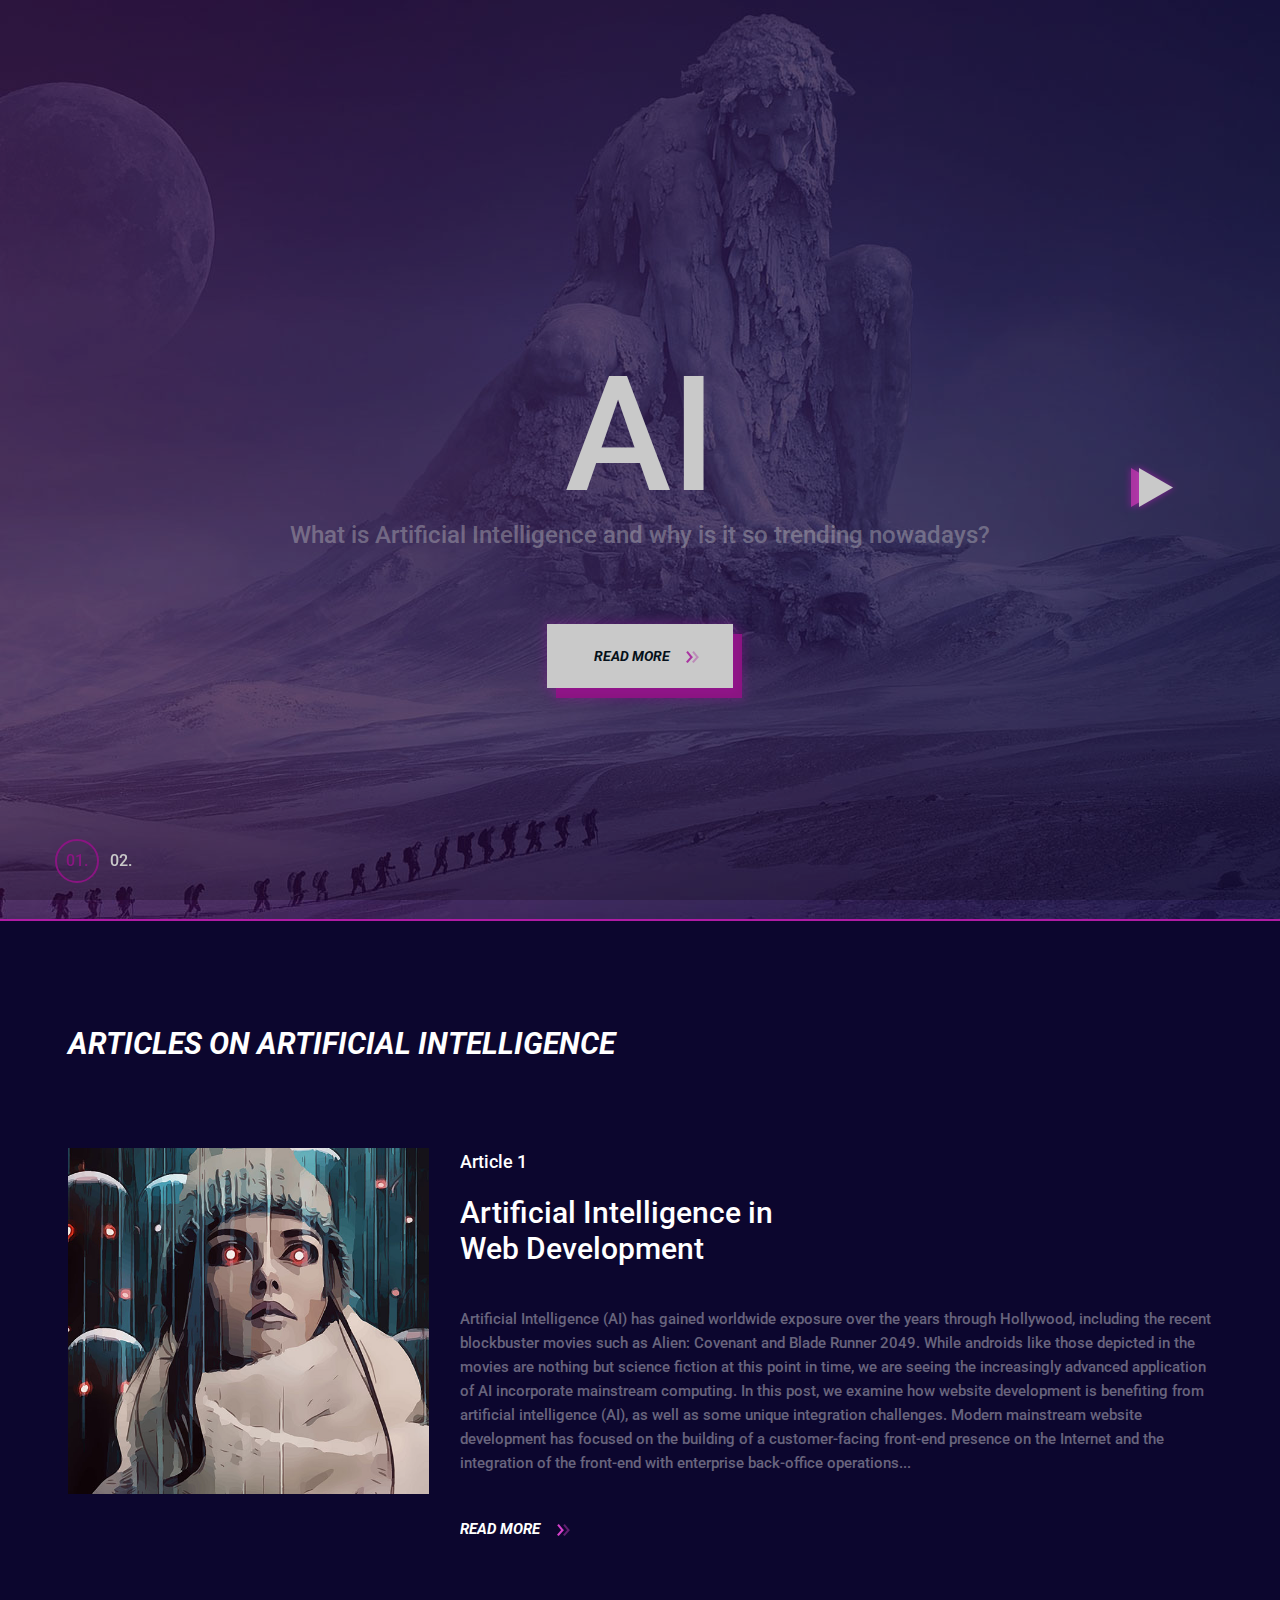
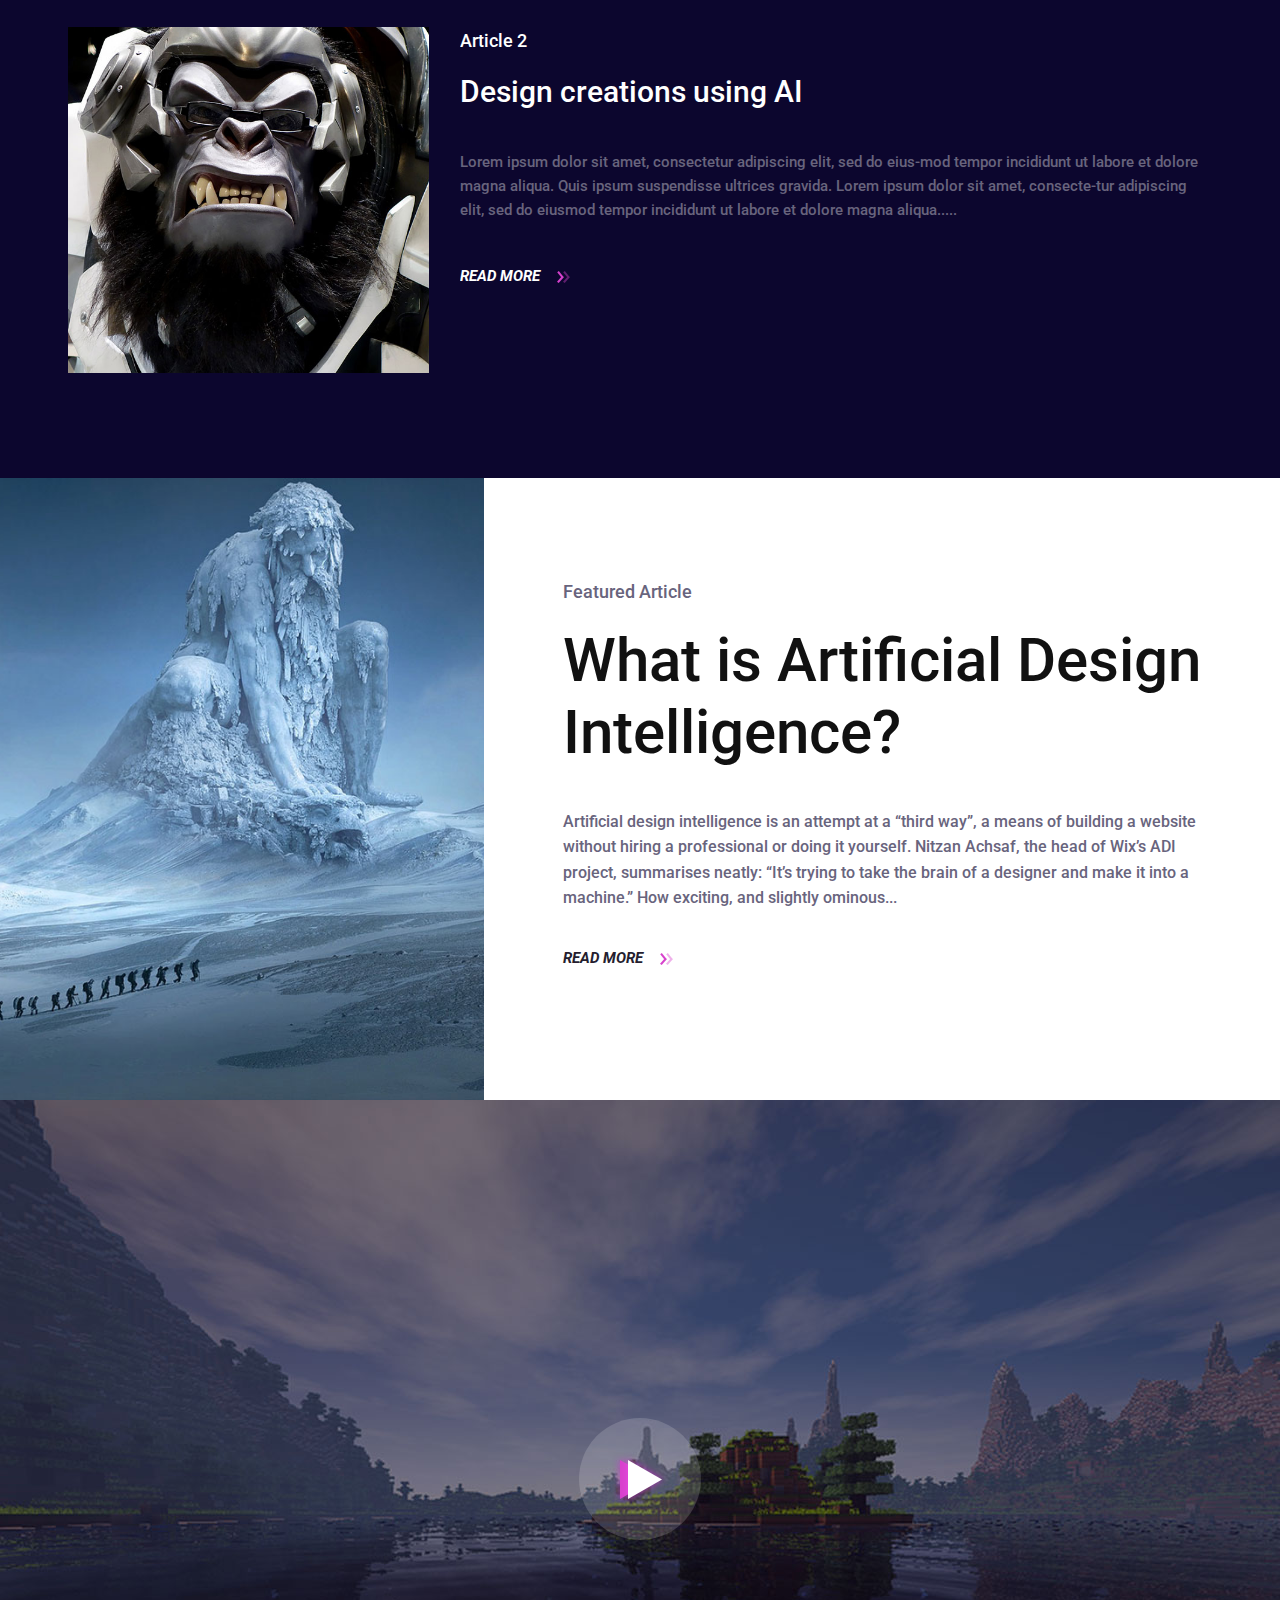
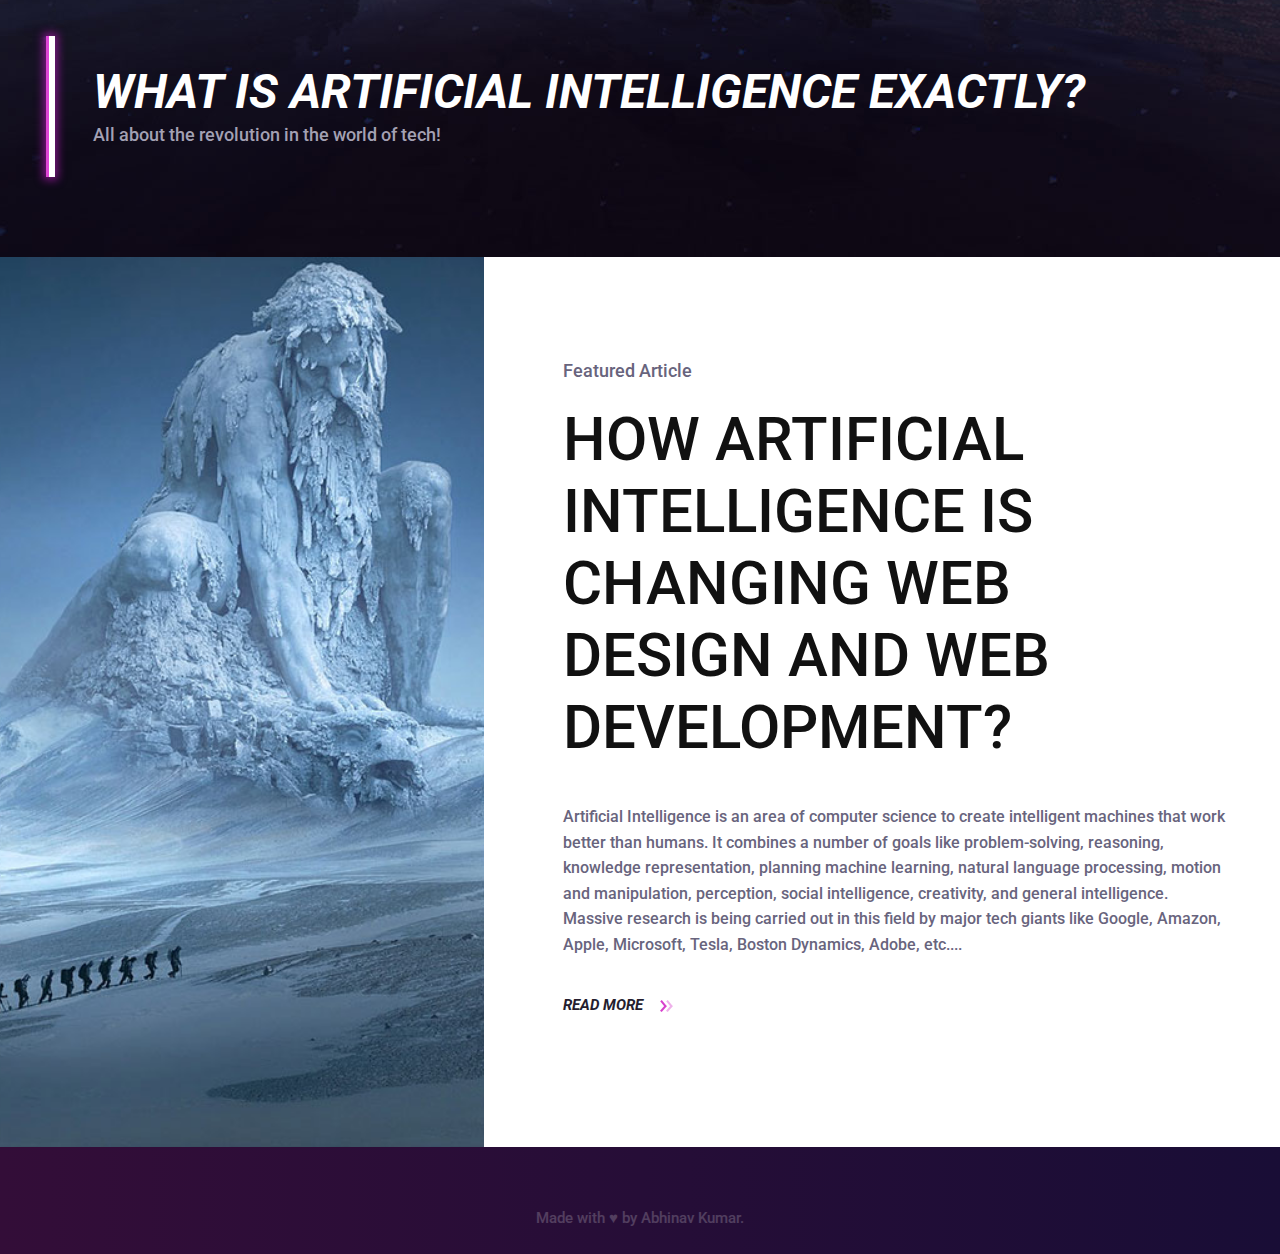
<file: index.html>
<!DOCTYPE html>
<html lang="zxx">
<head>
	<title>Artificial Intelligence</title>
	<meta charset="UTF-8">
	<meta name="description" content="AI">
	<meta name="keywords" content="AI">
	<meta name="viewport" content="width=device-width, initial-scale=1.0">
	<!-- Favicon -->
	<link href="img/favicon.ico" rel="shortcut icon"/>

	<!-- Google Font -->
	<link href="https://fonts.googleapis.com/css?family=Roboto:400,400i,500,500i,700,700i,900,900i" rel="stylesheet">


	<!-- Stylesheets -->
	<link rel="stylesheet" href="css/bootstrap.min.css"/>
	<link rel="stylesheet" href="css/font-awesome.min.css"/>
	<link rel="stylesheet" href="css/slicknav.min.css"/>
	<link rel="stylesheet" href="css/owl.carousel.min.css"/>
	<link rel="stylesheet" href="css/magnific-popup.css"/>
	<link rel="stylesheet" href="css/animate.css"/>

	<!-- Main Stylesheets -->
	<link rel="stylesheet" href="css/style.css"/>




</head>
<body>
	<!-- Page Preloder -->
	<div id="preloder">
		<div class="loader"></div>
	</div>

	<!-- Header section -->
	
	<!-- Header section end -->


	<!-- Hero section -->
	<section class="hero-section overflow-hidden">
		<div class="hero-slider owl-carousel">
				<div class="hero-item set-bg d-flex align-items-center justify-content-center text-center" data-setbg="img/slider-bg-2.jpg">
					<div class="container">
						<h2>AI</h2>
						<p>What is Artificial Intelligence and why is it so trending nowadays?</p>
						<a href="https://www.techopedia.com/definition/190/artificial-intelligence-ai" class="site-btn">Read More  <img src="img/icons/double-arrow.png" alt=""/></a>
					</div>
				</div>
			<div class="hero-item set-bg d-flex align-items-center justify-content-center text-center" data-setbg="img/slider-bg-1.jpg">
				<div class="container">
					<h2>AI</h2>
					<p>HOW ARTIFICIAL INTELLIGENCE IS CHANGING WEB DESIGN AND WEB DEVELOPMENT?</p>
					<a href="https://acodez.in/artificial-intelligence-web-design/" class="site-btn">Read More  <img src="img/icons/double-arrow.png" alt="#"/></a>
				</div>
			</div>
			
		</div>
	</section>
	<!-- Hero section end-->


	<!-- Blog section -->
	<section class="blog-section spad">
		<div class="container">
			<div class="row">
				<div class="col-xl-12 col-lg-12 col-md-12">
					<div class="section-title text-white">
						<h2>Articles on Artificial Intelligence</h2>
					</div>
					
					<!-- Blog item -->
					<div class="blog-item">
						<div class="blog-thumb">
							<img src="./img/blog/1.jpg" alt="">
						</div>
						<div class="blog-text text-box text-white">
							<div class="top-meta">Article 1</div>
							<h3>Artificial Intelligence in Web Development</h3>
							<p>Artificial Intelligence (AI) has gained worldwide exposure over the years through Hollywood, including the recent blockbuster movies such as Alien: Covenant and Blade Runner 2049.
								While androids like those depicted in the movies are nothing but science fiction at this point in time, we are seeing the increasingly advanced application of AI incorporate mainstream computing. In this post, we examine how website development is benefiting from artificial intelligence (AI), as well as some unique integration challenges.

								Modern mainstream website development has focused on the building of a customer-facing front-end presence on the Internet and the integration of the front-end with enterprise back-office operations...</p>
							<a href="https://www.vardot.com/en/blog/artificial-intelligence-web-development" class="read-more">Read More  <img src="img/icons/double-arrow.png" alt="#"/></a>
						</div>
					</div>
					<!-- Blog item -->
					<div class="blog-item">
						<div class="blog-thumb">
							<img src="./img/blog/2.jpg" alt="">
						</div>
						<div class="blog-text text-box text-white">
							<div class="top-meta">Article 2</div>
							<h3>Design creations using AI</h3>
							<p>Lorem ipsum dolor sit amet, consectetur adipiscing elit, sed do eius-mod tempor incididunt ut labore et dolore magna aliqua. Quis ipsum suspendisse ultrices gravida. Lorem ipsum dolor sit amet, consecte-tur adipiscing elit, sed do eiusmod tempor incididunt ut labore et dolore magna aliqua.....</p>
							<a href="https://www.websitebuilderexpert.com/designing-websites/artificial-intelligence-and-the-future-of-web-design/" class="read-more">Read More  <img src="img/icons/double-arrow.png" alt="#"/></a>
						</div>
					</div>
					<!-- Blog item -->
					
				</div>
				
					
				</div>
			</div>
		</div>
	</section>
	<!-- Blog section end -->

	<section class="featured-section">
		<div class="featured-bg set-bg" data-setbg="img/featured-bg.jpg"></div>
		<div class="featured-box">
			<div class="text-box">
				<div class="top-meta">Featured Article</div>
				<h3>What is Artificial Design Intelligence?</h3>
				<p>Artificial design intelligence is an attempt at a “third way”, a means of building a website without hiring a professional or doing it yourself. Nitzan Achsaf, the head of Wix’s ADI project, summarises neatly: “It’s trying to take the brain of a designer and make it into a machine.” How exciting, and slightly ominous...</p>
				<a href="https://woven.agency/blog/artificial-design-intelligence/" class="read-more">Read More  <img src="img/icons/double-arrow.png" alt="#"/></a>
			</div>
		</div>
	</section>


	<!-- Intro section -->
	<section class="intro-video-section set-bg d-flex align-items-end " data-setbg="./img/promo-bg.jpg">
		<a href="https://www.youtube.com/watch?v=kWmX3pd1f10" class="video-play-btn"><img src="img/icons/solid-right-arrow.png" alt="#"></a>
		<div class="container">
			<div class="video-text">
				<h2>What is Artificial Intelligence exactly?</h2>
				<p>All about the revolution in the world of tech!</p>
			</div>
		</div>
	</section>
	<!-- Intro section end -->


	<!-- Featured section -->
	<section class="featured-section">
		<div class="featured-bg set-bg" data-setbg="img/featured-bg.jpg"></div>
		<div class="featured-box">
			<div class="text-box">
				<div class="top-meta">Featured Article</div>
				<h3>HOW ARTIFICIAL INTELLIGENCE IS CHANGING WEB DESIGN AND WEB DEVELOPMENT?</h3>
				<p>Artificial Intelligence is an area of computer science to create intelligent machines that work better than humans. It combines a number of goals like problem-solving, reasoning, knowledge representation, planning machine learning, natural language processing, motion and manipulation, perception, social intelligence, creativity, and general intelligence. Massive research is being carried out in this field by major tech giants like Google, Amazon, Apple, Microsoft, Tesla, Boston Dynamics, Adobe, etc....</p>
				<a href="https://acodez.in/artificial-intelligence-web-design/" class="read-more">Read More  <img src="img/icons/double-arrow.png" alt="#"/></a>
			</div>
		</div>
	</section>
	<!-- Featured section end-->


	<!-- Footer section -->
	<footer class="footer-section">
		<div class="container">
			<div class="copyright"><a href="">Made with &hearts; by Abhinav Kumar.</div>
		</div>
	</footer>
	<!-- Footer section end -->


	<!--====== Javascripts & Jquery ======-->
	<script src="js/jquery-3.2.1.min.js"></script>
	<script src="js/bootstrap.min.js"></script>
	<script src="js/jquery.slicknav.min.js"></script>
	<script src="js/owl.carousel.min.js"></script>
	<script src="js/jquery.sticky-sidebar.min.js"></script>
	<script src="js/jquery.magnific-popup.min.js"></script>
	<script src="js/main.js"></script>

	</body>
</html>
</file>
<file: css/style.css>
/* =================================
------------------------------------
  EndGam - Gaming Magazine Template
  Version: 1.0
 ------------------------------------
 ====================================*/



/*----------------------------------------*/
/* Template default CSS
/*----------------------------------------*/

html,
body {
	height: 100%;
	font-family: 'Roboto', sans-serif;
	-webkit-font-smoothing: antialiased;
	font-smoothing: antialiased;
}

h1,
h2,
h3,
h4,
h5,
h6 {
	margin: 0;
	color: #111111;
	font-weight: 500;
}

h1 {
	font-size: 70px;
}

h2 {
	font-size: 36px;
}

h3 {
	font-size: 30px;
}

h4 {
	font-size: 24px;
}

h5 {
	font-size: 18px;
}

h6 {
	font-size: 16px;
}

p {
	font-size: 15px;
	color: #585858;
	line-height: 1.6;
	font-weight: 500;
}

img {
	max-width: 100%;
}

input:focus,
select:focus,
button:focus,
textarea:focus {
	outline: none;
}

a:hover,
a:focus {
	text-decoration: none;
	outline: none;
}

ul,
ol {
	padding: 0;
	margin: 0;
}

::-webkit-input-placeholder {
	color: #fff;
	font-style: italic;
	text-transform: uppercase;
}

:-ms-input-placeholder {
	color: #fff;
	font-style: italic;
	text-transform: uppercase;
}

::-ms-input-placeholder {
	color: #fff;
	font-style: italic;
	text-transform: uppercase;
}

::placeholder {
	color: #fff;
	font-style: italic;
	text-transform: uppercase;
}

/*---------------------
  Helper CSS
-----------------------*/

.section-title h2 {
	font-size: 30px;
	text-transform: uppercase;
	font-weight: 700;
	font-style: italic;
}

.set-bg {
	background-repeat: no-repeat;
	background-size: cover;
	background-position: top center;
}

.spad {
	padding-top: 105px;
	padding-bottom: 105px;
}

.text-white h1,
.text-white h2,
.text-white h3,
.text-white h4,
.text-white h5,
.text-white h6,
.text-white p,
.text-white span,
.text-white li,
.text-white a {
	color: #fff;
}

/*---------------------
  Commom elements
-----------------------*/

/* buttons */

.site-btn {
	display: inline-block;
	border: none;
	font-size: 14px;
	font-weight: 700;
	font-style: italic;
	min-width: 186px;
	padding: 24px 30px;
	border-radius: 0;
	text-transform: uppercase;
	color: #081624;
	line-height: normal;
	cursor: pointer;
	text-align: center;
	background: #fff;
	position: relative;
	z-index: 1;
}

.site-btn img {
	position: relative;
	left: 13px;
	width: auto !important;
	display: inline-block !important;
}

.site-btn:after,
.site-btn:before {
	position: absolute;
	content: "";
	width: 100%;
	height: 100%;
	left: 9px;
	top: 10px;
	background: #b01ba5;
	z-index: -2;
	-webkit-box-shadow: 0 0 9px 3px rgba(226, 30, 228, 0.24);
	box-shadow: 0 0 9px 3px rgba(226, 30, 228, 0.24);
}

.site-btn:before {
	left: 0;
	top: 0;
	background: #fff;
	z-index: -1;
}

.site-btn:hover {
	color: #081624;
}

/* Preloder */

#preloder {
	position: fixed;
	width: 100%;
	height: 100%;
	top: 0;
	left: 0;
	z-index: 999999;
	background: #000;
}

.loader {
	width: 40px;
	height: 40px;
	position: absolute;
	top: 50%;
	left: 50%;
	margin-top: -13px;
	margin-left: -13px;
	border-radius: 60px;
	animation: loader 0.8s linear infinite;
	-webkit-animation: loader 0.8s linear infinite;
}

@keyframes loader {
	0% {
		-webkit-transform: rotate(0deg);
		transform: rotate(0deg);
		border: 4px solid #f44336;
		border-left-color: transparent;
	}
	50% {
		-webkit-transform: rotate(180deg);
		transform: rotate(180deg);
		border: 4px solid #673ab7;
		border-left-color: transparent;
	}
	100% {
		-webkit-transform: rotate(360deg);
		transform: rotate(360deg);
		border: 4px solid #f44336;
		border-left-color: transparent;
	}
}

@-webkit-keyframes loader {
	0% {
		-webkit-transform: rotate(0deg);
		border: 4px solid #f44336;
		border-left-color: transparent;
	}
	50% {
		-webkit-transform: rotate(180deg);
		border: 4px solid #673ab7;
		border-left-color: transparent;
	}
	100% {
		-webkit-transform: rotate(360deg);
		border: 4px solid #f44336;
		border-left-color: transparent;
	}
}

/*------------------
  Header section
---------------------*/

.header-section {
	position: absolute;
	width: 100%;
	left: 0;
	top: 0;
	z-index: 99;
	padding: 15px 15px 0;
}

.header-warp {
	max-width: 1496px;
	margin: 0 auto;
}

.header-social p,
.footer-social p,
.geme-social-share p {
	display: inline-block;
	color: #9190a5;
	font-size: 16px;
	padding-top: 4px;
}

.header-social a,
.footer-social a,
.geme-social-share a {
	display: -ms-inline-flex;
	display: -webkit-inline-box;
	display: -ms-inline-flexbox;
	display: inline-flex;
	width: 32px;
	height: 32px;
	-webkit-box-align: center;
	-ms-flex-align: center;
	align-items: center;
	-webkit-box-pack: center;
	-ms-flex-pack: center;
	justify-content: center;
	border-radius: 50%;
	color: #fff;
	font-size: 12px;
	margin-left: 13px;
	-webkit-transition: all 0.3s;
	-o-transition: all 0.3s;
	transition: all 0.3s;
}

.header-social a:hover,
.footer-social a:hover,
.geme-social-share a:hover {
	background: #b01ba5;
}

.header-bar-warp {
	background: #081624;
	padding: 39px 40px 0;
	-webkit-box-shadow: 0 0 9px 3px rgba(226, 30, 228, 0.24);
	box-shadow: 0 0 9px 3px rgba(226, 30, 228, 0.24);
}

.site-logo {
	float: left;
}

.user-panel {
	float: right;
	font-size: 16px;
	font-weight: 500;
	color: #fff;
	padding-top: 3px;
}

.user-panel a {
	color: #fff;
}

.user-panel a:hover {
	color: #b01ba5;
}

.main-menu {
	list-style: none;
	text-align: center;
	padding-top: 3px;
}

.main-menu li {
	display: inline-block;
	position: relative;
}

.main-menu li a {
	display: block;
	font-size: 16px;
	font-weight: 500;
	color: #fff;
	margin-right: 40px;
	padding-bottom: 28px;
	position: relative;
	padding-right: 20px;
}

.main-menu li a:after {
	position: absolute;
	content: "";
	width: 20px;
	height: 20px;
	right: 0;
	top: 1px;
	background-image: url("../img/icons/arrow-down.png");
	background-repeat: no-repeat;
	background-position: right center;
}

.main-menu li a i {
	color: #928d92;
	margin-left: 5px;
}

.main-menu li a:hover {
	color: #b01ba5;
}

.main-menu li a:hover:after {
	background-image: url("../img/icons/arrow-down-color.png");
}

.main-menu li a:hover i {
	color: #b01ba5;
}

.main-menu li:hover .sub-menu {
	visibility: visible;
	opacity: 1;
	margin-top: 0;
}

.main-menu li:hover>a {
	color: #b01ba5;
}

.main-menu li:hover>a:after {
	background-image: url("../img/icons/arrow-down-color.png");
}

.main-menu li .sub-menu {
	position: absolute;
	list-style: none;
	text-align: left;
	width: 220px;
	left: 0;
	top: 100%;
	padding: 20px 0;
	visibility: hidden;
	opacity: 0;
	margin-top: 50px;
	background: #fff;
	z-index: 99;
	-webkit-transition: all 0.4s;
	-o-transition: all 0.4s;
	transition: all 0.4s;
	-webkit-box-shadow: 2px 7px 20px rgba(0, 0, 0, 0.4);
	box-shadow: 2px 7px 20px rgba(0, 0, 0, 0.4);
}

.main-menu li .sub-menu li {
	display: block;
}

.main-menu li .sub-menu li a {
	display: block;
	color: #000;
	margin-right: 0;
	padding: 8px 30px;
}

.main-menu li .sub-menu li a:after {
	display: none;
}

.main-menu li .sub-menu li a:hover {
	color: #b01ba5;
}

.slicknav_menu {
	display: none;
}

/*------------------
  Hero section
---------------------*/

.hero-slider .owl-dots {
	display: -ms-flex;
	display: -webkit-box;
	display: -ms-flexbox;
	display: flex;
	z-index: 2;
	left: calc(50% - 740px);
	bottom: 38px;
	position: relative;
	width: 1496px;
	position: absolute;
}

.hero-slider .owl-dots .owl-dot {
	width: 44px;
	height: 44px;
	border-radius: 50%;
	font-size: 16px;
	font-weight: 500;
	border: 2px solid transparent;
	color: #fff;
	display: -ms-inline-flex;
	display: -webkit-inline-box;
	display: -ms-inline-flexbox;
	display: inline-flex;
	-webkit-box-align: center;
	-ms-flex-align: center;
	align-items: center;
	-webkit-box-pack: center;
	-ms-flex-pack: center;
	justify-content: center;
}

.hero-slider .owl-dots .owl-dot.active {
	color: #b01ba5;
	border: 2px solid #b01ba5;
}

.hero-slider .owl-nav {
	margin-top: -24px;
	display: block;
}

.hero-slider .owl-nav .owl-next {
	position: absolute;
	top: 50%;
	right: 100px;
}

.hero-item {
	height: 921px;
	padding-top: 125px;
	border-bottom: 2px solid #b01ba5;
}

.hero-item h2 {
	font-size: 160px;
	color: #fff;
	font-weight: 500;
	line-height: 1;
	position: relative;
	top: 100px;
	opacity: 0;
}

.hero-item p {
	font-size: 24px;
	color: rgba(255, 255, 255, 0.4);
	font-weight: 500;
	opacity: 0.39;
	margin-bottom: 70px;
	position: relative;
	top: 80px;
	opacity: 0;
}

.hero-item .site-btn {
	position: relative;
	top: 50px;
	opacity: 0;
}

.hero-slider .owl-item.active .hero-item h2,
.hero-slider .owl-item.active .hero-item p,
.hero-slider .owl-item.active .hero-item .site-btn {
	top: 0;
	opacity: 1;
}

.hero-slider .owl-item.active .hero-item h2 {
	-webkit-transition: all 0.5s ease 0.4s;
	-o-transition: all 0.5s ease 0.4s;
	transition: all 0.5s ease 0.4s;
}

.hero-slider .owl-item.active .hero-item p {
	-webkit-transition: all 0.5s ease 0.6s;
	-o-transition: all 0.5s ease 0.6s;
	transition: all 0.5s ease 0.6s;
}

.hero-slider .owl-item.active .hero-item .site-btn {
	-webkit-transition: all 0.5s ease 0.8s;
	-webkit-transition: all 0.5s ease 0.8s;
	-o-transition: all 0.5s ease 0.8s;
	transition: all 0.5s ease 0.8s;
}

.hero-slider .owl-item.active .hero-item .offer-card {
	opacity: 1;
	-webkit-transform: rotate(0deg);
	-ms-transform: rotate(0deg);
	transform: rotate(0deg);
	-webkit-transition: all 0.5s ease 1s;
	-webkit-transition: all 0.5s ease 1s;
	-o-transition: all 0.5s ease 1s;
	transition: all 0.5s ease 1s;
}

/* ----------------
  Intro section
---------------------*/

.intro-section {
	background: #0c062e;
	padding: 115px 0;
}

.text-box .top-meta {
	font-size: 18px;
	font-weight: 500;
	margin-bottom: 20px;
}

.text-box .top-meta a {
	color: #b01ba5;
}

.text-box h3 {
	margin-bottom: 40px;
	max-width: 370px;
}

.text-box p {
	font-size: 15px;
	font-weight: 500;
	color: #68647d;
	margin-bottom: 35px;
}

.text-box .read-more {
	font-size: 15px;
	text-transform: uppercase;
	font-weight: 700;
	font-style: italic;
	color: #fff;
}

.text-box .read-more img {
	margin-left: 13px;
}

/* ----------------
 Blog Section
---------------------*/

.blog-section {
	/* Permalink - use to edit and share this gradient: http://colorzilla.com/gradient-editor/#501755+0,2d1854+100 */
	background: #0c062e;
	/* Old browsers */
	/* FF3.6-15 */
	background: -webkit-linear-gradient(45deg, #0c062e 0%, #0c062e 100%);
	/* Chrome10-25,Safari5.1-6 */
	background: -o-linear-gradient(45deg, #0c062e 0%, #0c062e 100%);
	background: linear-gradient(45deg, #0c062e 0%, #0c062e 100%);
	/* W3C, IE10+, FF16+, Chrome26+, Opera12+, Safari7+ */
	filter: progid:DXImageTransform.Microsoft.gradient( startColorstr='#0c062e', endColorstr='#0c062e', GradientType=1);
	/* IE6-9 fallback on horizontal gradient */
}

.blog-section .section-title {
	margin-bottom: 25px;
}

.blog-filter {
	list-style: none;
	display: block;
}

.blog-filter li {
	display: inline-block;
}

.blog-filter li a {
	display: block;
	color: #fff;
	padding: 16px 36px;
	font-size: 16px;
	font-weight: 700;
	background: #6f2b95;
	line-height: 1.1;
	margin-right: 7px;
	-webkit-transition: all 0.3s;
	-o-transition: all 0.3s;
	transition: all 0.3s;
	margin-bottom: 10px;
}

.blog-filter li a:hover {
	background: #b01ba5;
}

.blog-item {
	margin-top: 86px;
}

.blog-item .blog-thumb {
	width: 362px;
	float: left;
	margin-right: 30px;
}

.blog-item .text-box {
	overflow: hidden;
}

.blog-item .text-box p {
	margin-bottom: 42px;
}

.widget-item {
	margin-bottom: 85px;
}

.widget-item:last-child {
	margin-bottom: 0;
}

.widget-item .widget-title {
	color: #fff;
	text-transform: uppercase;
	font-weight: 700;
	font-style: italic;
	padding-left: 38px;
	margin-bottom: 48px;
}

.trending-widget .tw-item {
	margin-bottom: 38px;
}

.trending-widget .tw-item:last-child {
	margin-bottom: 0;
}

.trending-widget .tw-thumb {
	float: left;
	margin-right: 17px;
	overflow: hidden;
}

.trending-widget .tw-text .tw-meta {
	color: #68647d;
	font-size: 12px;
	font-weight: 500;
	margin-bottom: 7px;
}

.trending-widget .tw-text .tw-meta a {
	color: #b01ba5;
}

.trending-widget .tw-text h5 {
	font-size: 18px;
	color: #fff;
	line-height: 1.5;
}

.categories-widget {
	background: #34164b;
	padding: 55px 0 25px;
}

.categories-widget ul {
	list-style: none;
	padding: 0 38px;
}

.categories-widget ul li {
	display: block;
}

.categories-widget ul li a {
	display: inline-block;
	position: relative;
	font-size: 16px;
	color: #68647d;
	font-weight: 500;
	margin-bottom: 15px;
	padding-right: 19px;
	-webkit-transition: all 0.2s;
	-o-transition: all 0.2s;
	transition: all 0.2s;
	background-image: url("../img/icons/double-arrow.png");
	background-repeat: no-repeat;
	background-position: right -120% center;
	background-size: 11px;
}

.categories-widget ul li a:hover {
	color: #b01ba5;
	background-position: right center;
}

.search-widget {
	position: relative;
}

.search-widget input {
	width: 100%;
	height: 40px;
	border: none;
	border-bottom: 2px solid #72628b;
	background: none;
	padding-right: 60px;
	color: #fff;
}

.search-widget button {
	position: absolute;
	right: 0;
	top: 0;
	color: #b01ba5;
	font-weight: 700;
	font-size: 14px;
	font-style: italic;
	cursor: pointer;
	background: none;
	border: none;
	text-transform: uppercase;
}

.latest-comments .lc-item {
	margin-bottom: 30px;
}

.latest-comments .lc-item:last-child {
	margin-bottom: 0;
}

.latest-comments .lc-item .lc-avatar {
	width: 64px;
	height: 64px;
	border-radius: 50%;
	float: left;
	margin-right: 12px;
}

.latest-comments .lc-item .tw-text {
	padding-top: 10px;
	font-size: 16px;
	color: #fff;
	font-weight: 500;
}

.latest-comments .lc-item .tw-text a {
	color: #b01ba5;
}

.latest-comments .lc-item .tw-text span {
	color: #68647d;
}

/* --------------------
  Intro video section
-----------------------*/

.intro-video-section {
	height: 757px;
	position: relative;
}

.video-play-btn {
	position: absolute;
	left: calc(50% - 61px);
	top: calc(50% - 61px);
	width: 122px;
	height: 122px;
	text-align: center;
	padding-top: 35px;
	border-radius: 50%;
	background: rgba(255, 255, 255, 0.16);
}

.video-text {
	margin-bottom: 80px;
	padding: 27px 0;
	padding-left: 25px;
	position: relative;
}

.video-text h2 {
	font-size: 48px;
	text-transform: uppercase;
	font-style: italic;
	font-weight: 700;
	color: #fff;
	margin-bottom: 1px;
}

.video-text p {
	font-size: 18px;
	color: #a3a1b3;
	font-weight: 500;
	margin-bottom: 0;
}

.video-text:after {
	position: absolute;
	content: "";
	width: 9px;
	height: 100%;
	left: -22px;
	top: 0;
	border-left: 3px solid #de46d6;
	background: #fff;
	-webkit-box-shadow: 0 0 9px 3px rgba(226, 30, 228, 0.5);
	box-shadow: 0 0 9px 3px rgba(226, 30, 228, 0.5);
}

/* ----------------
  Featured section
---------------------*/

.featured-section {
	position: relative;
	overflow: hidden;
}

.featured-bg {
	width: calc(50% - 156px);
	float: left;
	height: 100%;
	left: 0;
	right: 0;
	position: absolute;
}

.featured-box {
	float: right;
	width: calc(50% + 156px);
	background: #fff;
	padding: 100px 50px 130px 79px;
}

.featured-box .text-box {
	max-width: 810px;
}

.featured-box .text-box .top-meta {
	color: #68647d;
}

.featured-box .text-box h3 {
	font-size: 60px;
	max-width: 100%;
}

.featured-box .text-box p {
	font-size: 16px;
}

.featured-box .text-box .read-more {
	color: #251e2f;
}

.gradient-bg,
.newsletter-section {
	background: #3e0f3d;
	/* Old browsers */
	/* FF3.6-15 */
	background: -webkit-linear-gradient(left, #3e0f3d 0%, #1c0f3b 100%);
	/* Chrome10-25,Safari5.1-6 */
	background: -webkit-gradient(linear, left top, right top, from(#3e0f3d), to(#1c0f3b));
	background: -o-linear-gradient(left, #3e0f3d 0%, #1c0f3b 100%);
	background: linear-gradient(to right, #3e0f3d 0%, #1c0f3b 100%);
	/* W3C, IE10+, FF16+, Chrome26+, Opera12+, Safari7+ */
	filter: progid:DXImageTransform.Microsoft.gradient( startColorstr='#3e0f3d', endColorstr='#1c0f3b', GradientType=1);
	/* IE6-9 */
}

/* --------------------
  Newsletter section
----------------------*/

.newsletter-section {
	padding: 108px 0 95px;
	text-align: center;
}

.newsletter-section h2 {
	font-size: 48px;
	color: #fff;
	font-weight: 700;
	font-style: italic;
	text-transform: uppercase;
	margin-bottom: 73px;
}

.newsletter-form {
	padding-left: 56px;
}

.newsletter-form input {
	font-size: 14px;
	font-weight: 700;
	font-style: italic;
	color: #fff;
	width: 787px;
	border: none;
	border-bottom: 2px solid #9b91a6;
	background: none;
	height: 63px;
	margin-right: 26px;
}

/* ----------------
  Footer section
---------------------*/

.footer-section {
	text-align: center;
	/* Permalink - use to edit and share this gradient: http://colorzilla.com/gradient-editor/#330d38+0,190d36+100 */
	background: #330d38;
	/* Old browsers */
	/* FF3.6-15 */
	background: -webkit-linear-gradient(left, #330d38 0%, #190d36 100%);
	/* Chrome10-25,Safari5.1-6 */
	background: -webkit-gradient(linear, left top, right top, from(#330d38), to(#190d36));
	background: -o-linear-gradient(left, #330d38 0%, #190d36 100%);
	background: linear-gradient(to right, #330d38 0%, #190d36 100%);
	/* W3C, IE10+, FF16+, Chrome26+, Opera12+, Safari7+ */
	filter: progid:DXImageTransform.Microsoft.gradient( startColorstr='#330d38', endColorstr='#190d36', GradientType=1);
	/* IE6-9 */
}

.footer-section .container {
	position: relative;
	padding: 60px 15px 25px;
}

.footer-left-pic {
	position: absolute;
	left: -13px;
	bottom: 19px;
}

.footer-right-pic {
	position: absolute;
	right: 50px;
	bottom: 19px;
}

.footer-menu {
	padding-top: 62px;
}

.footer-menu li:last-child a {
	margin-right: 0;
}

.footer-social {
	padding-top: 20px;
	padding-bottom: 40px;
}

.footer-social a:first-child {
	margin-left: 0;
}

.copyright {
	font-size: 15px;
	font-weight: 500;
	color: white;
	opacity: 0.20;
}

.copyright a {
	color: white;
}

.copyright a:hover {
	text-decoration: underline;
}

/* ----------------
  Other Pages
=====================
---------------------*/

.page-top-section {
	height: 355px;
	padding-top: 210px;
}

.page-info {
	max-width: 1496px;
	margin: 0 auto;
	font-size: 16px;
	color: #fff;
	padding-left: 60px;
}

.page-info h2 {
	color: #fff;
	font-size: 48px;
}

.site-breadcrumb a,
.site-breadcrumb span {
	font-style: italic;
	color: #fff;
	margin: 0 10px;
	font-weight: 700;
}

.site-breadcrumb a:first-child {
	margin-left: 0;
}

.site-breadcrumb span {
	color: #c313b7;
}

/* --------------
  Games Page
-----------------*/

.games-section {
	padding: 108px 0;
	/* Permalink - use to edit and share this gradient: http://colorzilla.com/gradient-editor/#501755+0,2d1854+100 */
	background: #501755;
	/* Old browsers */
	/* FF3.6-15 */
	background: -webkit-linear-gradient(45deg, #501755 0%, #2d1854 100%);
	/* Chrome10-25,Safari5.1-6 */
	background: -o-linear-gradient(45deg, #501755 0%, #2d1854 100%);
	background: linear-gradient(45deg, #501755 0%, #2d1854 100%);
	/* W3C, IE10+, FF16+, Chrome26+, Opera12+, Safari7+ */
	filter: progid:DXImageTransform.Microsoft.gradient( startColorstr='#501755', endColorstr='#2d1854', GradientType=1);
	/* IE6-9 fallback on horizontal gradient */
}

.game-filter {
	list-style: none;
	margin-bottom: 82px;
}

.game-filter li {
	display: inline-block;
	width: 40px;
	height: 34px;
	background: #503c6e;
	border-radius: 17px;
	-webkit-transition: all 0.3s;
	-o-transition: all 0.3s;
	transition: all 0.3s;
}

.game-filter li:hover {
	background: #c313b7;
}

.game-filter li a {
	font-size: 15px;
	font-weight: 700;
	color: #fff;
	display: block;
	width: 100%;
	height: 100%;
	text-align: center;
	padding-top: 7px;
}

.game-item {
	margin-bottom: 80px;
}

.game-item h5 {
	font-size: 20px;
	color: #fff;
	padding-top: 30px;
	margin-bottom: 20px;
}

.game-item .read-more {
	font-size: 15px;
	text-transform: uppercase;
	font-weight: 700;
	font-style: italic;
	color: #b01ba5;
}

.game-item .read-more img {
	margin-left: 13px;
}

.site-pagination {
	display: -ms-flex;
	display: -webkit-box;
	display: -ms-flexbox;
	display: flex;
}

.site-pagination a {
	width: 38px;
	height: 44px;
	border-radius: 50%;
	font-size: 16px;
	font-weight: 500;
	border: 2px solid transparent;
	color: #fff;
	display: -ms-inline-flex;
	display: -webkit-inline-box;
	display: -ms-inline-flexbox;
	display: inline-flex;
	-webkit-box-align: center;
	-ms-flex-align: center;
	align-items: center;
	-webkit-box-pack: center;
	-ms-flex-pack: center;
	justify-content: center;
	-webkit-transition: all 0.5s;
	-o-transition: all 0.5s;
	transition: all 0.5s;
}

.site-pagination a.active {
	width: 44px;
	margin: 0 10px;
	color: #b01ba5;
	border: 2px solid #b01ba5;
}

.site-pagination a.active:first-child {
	margin-left: 0;
}

.game-page-sideber .widget-item {
	margin-bottom: 55px;
}

/* ------------------
  Game single Page
---------------------*/

.games-single-page,
.review-section,
.blog-page,
.contact-page {
	padding: 104px 0;
	/* Permalink - use to edit and share this gradient: http://colorzilla.com/gradient-editor/#501755+0,2d1854+100 */
	background: #501755;
	/* Old browsers */
	/* FF3.6-15 */
	background: -webkit-linear-gradient(45deg, #501755 0%, #2d1854 100%);
	/* Chrome10-25,Safari5.1-6 */
	background: -o-linear-gradient(45deg, #501755 0%, #2d1854 100%);
	background: linear-gradient(45deg, #501755 0%, #2d1854 100%);
	/* W3C, IE10+, FF16+, Chrome26+, Opera12+, Safari7+ */
	filter: progid:DXImageTransform.Microsoft.gradient( startColorstr='#501755', endColorstr='#2d1854', GradientType=1);
	/* IE6-9 fallback on horizontal gradient */
}

.game-single-preview {
	margin-bottom: 108px;
}

.game-single-content .gs-meta {
	font-size: 18px;
	color: #68647d;
	font-weight: 500;
	margin-bottom: 20px;
}

.game-single-content .gs-meta a {
	color: #b01ba5;
}

.game-single-content .gs-title {
	font-size: 60px;
	color: #fff;
	margin-bottom: 40px;
}

.game-single-content h4 {
	color: #b01ba5;
	margin-bottom: 20px;
}

.game-single-content p {
	font-size: 16px;
	font-weight: 500;
	color: #68647d;
	line-height: 1.8;
	margin-bottom: 70px;
}

.rating-widget {
	background: #34164b;
	padding: 55px 0 30px;
}

.rating-widget ul {
	list-style: none;
	padding: 0 38px;
	margin-bottom: 30px;
}

.rating-widget ul li {
	display: block;
	font-size: 16px;
	color: #b01ba5;
	font-weight: 500;
	margin-bottom: 10px;
}

.rating-widget ul li span {
	float: right;
	color: #68647d;
}

.rating-widget h5 {
	text-align: right;
	font-size: 36px;
	color: #fff;
	font-weight: 900;
	padding-right: 38px;
}

.rating-widget h5 i {
	font-weight: 500;
	font-size: 16px;
	font-style: italic;
	color: #65607b;
	text-transform: uppercase;
	margin-right: 18px;
}

.rating-widget h5 span {
	color: #b01ba5;
}

.testimonials-widget {
	background: #34164b;
	padding: 55px 0 50px;
}

.testimonials-widget .testim-text {
	padding: 0 30px;
}

.testimonials-widget .testim-text p {
	font-size: 16px;
	font-weight: 500;
	color: #68647d;
	line-height: 1.8;
	margin-bottom: 40px;
}

.testimonials-widget .testim-text h6 {
	color: #68647d;
	padding-left: 15px;
}

.testimonials-widget .testim-text h6 span {
	color: #b01ba5;
}

.game-author-section {
	background: #3a1854;
	padding: 51px 0;
	overflow: hidden;
}

.game-author-pic {
	width: 117px;
	height: 117px;
	border-radius: 50%;
	float: left;
	margin-right: 55px;
}

.game-author-info {
	overflow: hidden;
	padding-top: 10px;
}

.game-author-info h4 {
	color: #fff;
	margin-bottom: 20px;
}

.game-author-info h4 span {
	color: #b01ba5;
}

.game-author-info p {
	font-size: 16px;
	font-weight: 500;
	color: #68647d;
	line-height: 1.8;
	margin-bottom: 0;
}

/* ----------------
  Review section
---------------------*/

.review-item {
	margin-bottom: 87px;
}

.review-content {
	position: relative;
}

.review-content h3 {
	max-width: 100%;
	margin-bottom: 35px;
}

.review-content p {
	margin-bottom: 40px;
}

.review-content .rating {
	position: absolute;
	right: 0;
	top: 0;
}

.review-content .rating h5 {
	text-align: right;
	font-size: 36px;
	color: #fff;
	font-weight: 900;
	padding-right: 38px;
}

.review-content .rating h5 i {
	font-weight: 500;
	font-size: 16px;
	font-style: italic;
	color: #65607b;
	text-transform: uppercase;
	margin-right: 18px;
}

.review-content .rating h5 span {
	color: #c313b7;
}

/* ------------------
	Blog Page
---------------------*/

.blog-page .blog-filter {
	margin-bottom: 77px;
}

.big-blog-item {
	margin-bottom: 65px;
}

.big-blog-item .blog-thumbnail {
	margin-bottom: 30px;
}

.big-blog-item .blog-content .top-meta {
	margin-bottom: 15px;
}

.big-blog-item .blog-content h3 {
	max-width: 100%;
	margin-bottom: 25px;
}

.big-blog-item .blog-content p {
	margin-bottom: 10px;
}

/* ----------------
  Contact page
---------------------*/

.map iframe {
	width: 100%;
	height: 600px;
	margin-bottom: 104px;
}

.contact-form input,
.contact-form textarea {
	width: 100%;
	border: none;
	background-color: transparent;
	border-bottom: 2px solid rgba(255, 255, 255, 0.54);
	padding-bottom: 20px;
	margin-bottom: 30px;
	font-weight: 500;
	font-size: 16px;
	font-style: italic;
	color: #fff;
	line-height: 1;
}

.contact-form textarea {
	line-height: 1.4;
	height: 156px;
	margin-bottom: 48px;
}

.contact-form .site-btn img {
	left: 5px;
}

.contact-text h3 {
	margin-bottom: 25px;
}

.contact-text p {
	line-height: 1.9;
	color: #68647d;
	margin-bottom: 50px;
}

.cont-info {
	overflow: hidden;
	margin-bottom: 20px;
}

.cont-info .ci-icon {
	float: left;
	width: 32px;
	margin-right: 26px;
}

.cont-info .ci-text {
	overflow: hidden;
	font-size: 16px;
	font-weight: 500;
}

/* ----------------
  Responsive
---------------------*/

@media (min-width: 1200px) {
	.container {
		max-width: 1175px;
	}
}

@media (max-width: 1530px) {
	.hero-slider .owl-dots {
		width: 1170px;
		left: calc(50% - 585px);
	}
}

/* Medium screen : 992px. */

@media only screen and (min-width: 992px) and (max-width: 1199px) {
	.blog-item .blog-thumb {
		width: 250px;
	}
	.hero-item p {
		font-size: 22px;
	}
	.hero-slider .owl-nav .owl-next {
		right: 30px;
	}
	.hero-slider .owl-dots {
		width: 930px;
		left: calc(50% - 465px);
	}
	.newsletter-form {
		padding-left: 0;
	}
	.newsletter-form input {
		width: 100%;
		margin-right: 0;
		margin-bottom: 40px;
	}
	.game-filter li {
		width: 31px;
		height: 31px;
	}
	.game-filter li a {
		padding-top: 5px;
	}
}

/* Tablet :768px. */

@media only screen and (min-width: 768px) and (max-width: 991px) {
	.header-bar-warp {
		padding: 39px 15px 0;
	}
	.main-menu li a {
		margin-right: 10px;
	}
	.hero-item h2 {
		font-size: 110px;
	}
	.hero-item p {
		font-size: 16px;
		padding: 0 30px;
	}
	.hero-slider .owl-nav .owl-next {
		right: 0;
	}
	.hero-slider .owl-dots {
		width: 690px;
		left: calc(50% - 345px);
	}
	.blog-item .blog-thumb {
		float: none;
		margin-right: 0;
		width: 100%;
		margin-bottom: 30px;
	}
	.featured-bg {
		display: none;
	}
	.featured-box {
		float: none;
		width: 100%;
	}
	.newsletter-form input {
		width: 100%;
		margin-right: 0;
		margin-bottom: 40px;
	}
	.footer-right-pic {
		right: 15px;
	}
	.footer-left-pic {
		left: -44px;
	}
	.game-filter {
		text-align: center;
	}
	.game-filter li {
		margin-bottom: 5px;
	}
	.game-single-content .gs-title {
		font-size: 40px;
	}
	.review-pic img {
		min-width: 100%;
		margin-bottom: 30px;
	}
	.contact-text {
		margin-bottom: 50px;
	}
}

/* Large Mobile :480px. */

@media only screen and (max-width: 767px) {
	.header-bar-warp {
		padding: 25px 20px 10px;
	}
	.main-menu.primary-menu {
		display: none;
	}
	.slicknav_menu {
		display: block;
		background: #081624;
	}
	.slicknav_btn {
		margin-right: 10px;
		background: #3a3a3a;
	}
	.slicknav_nav a:hover,
	.slicknav_nav .slicknav_row:hover {
		background: #25394c;
		color: #fff;
	}
	.hero-item h2 {
		font-size: 70px;
	}
	.hero-item p {
		font-size: 18px;
	}
	.footer-right-pic,
	.footer-left-pic {
		display: none;
	}
	.hero-slider .owl-nav .owl-next {
		top: auto;
		bottom: 33px;
		right: 15px;
		z-index: 99;
	}
	.hero-slider .owl-dots {
		width: 100%;
		left: 0;
		padding-left: 15px;
	}
	.intro-text-box {
		margin-bottom: 40px;
	}
	.blog-item .blog-thumb {
		float: none;
		margin-right: 0;
		width: 100%;
		margin-bottom: 30px;
	}
	.sidebar {
		padding-top: 60px;
	}
	.featured-bg {
		display: none;
	}
	.featured-box {
		float: none;
		width: 100%;
	}
	.featured-box .text-box h3 {
		font-size: 45px;
	}
	.newsletter-form {
		padding-left: 0;
	}
	.newsletter-form input {
		width: 100%;
		margin-right: 0;
		margin-bottom: 40px;
	}
	.video-text:after {
		left: 0;
	}
	.page-top-section {
		height: 400px;
		padding-top: 250px;
	}
	.game-filter {
		text-align: center;
	}
	.game-filter li {
		margin-bottom: 5px;
	}
	.game-single-content .gs-title {
		font-size: 40px;
	}
	.review-pic img {
		min-width: 100%;
		margin-bottom: 30px;
	}
	.contact-text {
		margin-bottom: 50px;
	}
	.review-content .rating {
		position: relative;
		margin-bottom: 20px;
	}
	.review-content .rating h5 {
		text-align: left;
		padding-right: 0;
	}
}

/* Small Mobile :320px. */

@media only screen and (max-width: 479px) {
	.hero-item h2 {
		font-size: 55px;
		margin-bottom: 20px;
	}
	.hero-item p {
		font-size: 15px;
	}
	.video-text h2 {
		font-size: 30px;
	}
	.video-play-btn {
		top: calc(30% - 61px);
	}
	.featured-box {
		padding: 100px 15px;
	}
	.featured-box .text-box h3,
	.newsletter-section h2 {
		font-size: 35px;
	}
	.main-menu li a {
		margin-right: 20px;
	}
	.game-author-pic {
		float: none;
		margin-bottom: 20px;
	}
}
</file>
